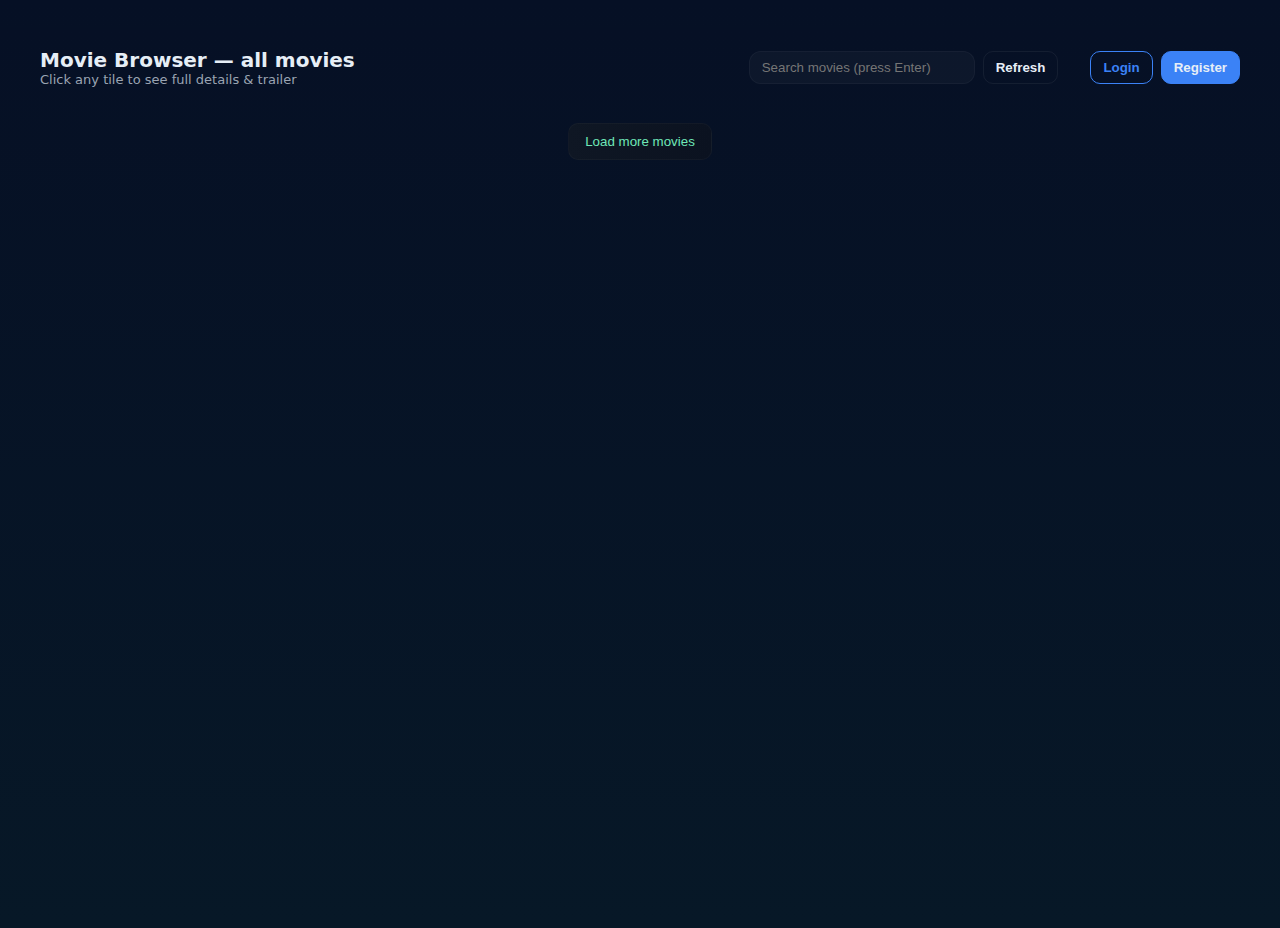
<file: index.html>
<!doctype html>
<html lang="en">

<head>
    <meta charset="utf-8" />
    <meta name="viewport" content="width=device-width,initial-scale=1" />
    <title>Movie Pro</title>
    <style>
        :root {
            --bg: #0b1020;
            --card: #0f1724;
            --muted: #9aa4b2;
            --accent: #6ee7b7;
            --glass: rgba(255, 255, 255, 0.03);
            --auth-link: #3b82f6; /* New color for auth links */
        }

        html,
        body {
            height: 100%;
            margin: 0;
            background: linear-gradient(180deg, #061025 0%, #071827 100%);
            font-family: Inter, ui-sans-serif, system-ui, -apple-system, Segoe UI, Roboto, "Helvetica Neue", Arial;
        }

        .app {
            max-width: 1200px;
            margin: 28px auto;
            padding: 20px;
            color: #e6eef6;
        }

        header {
            display: flex;
            gap: 12px;
            align-items: center;
            margin-bottom: 18px
        }

        h1 {
            font-size: 20px;
            margin: 0
        }

        .controls {
            margin-left: auto;
            display: flex;
            gap: 8px;
            align-items: center
        }

        /* --- NEW AUTH BUTTONS CONTAINER --- */
        .auth-controls {
            display: flex;
            gap: 8px;
            margin-left: 20px; /* Separates search/refresh from auth */
        }
        
        .auth-btn {
            background: transparent;
            border: 1px solid var(--auth-link);
            color: var(--auth-link);
            padding: 8px 12px;
            border-radius: 10px;
            cursor: pointer;
            font-weight: 600;
            transition: background-color .15s;
        }

        .auth-btn.primary {
            background: var(--auth-link);
            color: #e6eef6;
            border-color: var(--auth-link);
        }

        .auth-btn:hover {
            opacity: 0.8;
        }
        /* ---------------------------------- */


        .search {
            background: var(--glass);
            border: 1px solid rgba(255, 255, 255, 0.04);
            padding: 8px 12px;
            border-radius: 12px;
            color: inherit;
            min-width: 200px
        }

        .btn {
            background: transparent;
            border: 1px solid rgba(255, 255, 255, 0.06);
            padding: 8px 12px;
            border-radius: 10px;
            cursor: pointer;
            color: inherit;
            font-weight: 600
        }

        .grid {
            display: grid;
            grid-template-columns: repeat(auto-fill, minmax(160px, 1fr));
            gap: 14px
        }

        .card {
            background: linear-gradient(180deg, rgba(255, 255, 255, 0.02), rgba(255, 255, 255, 0.01));
            border-radius: 12px;
            overflow: hidden;
            border: 1px solid rgba(255, 255, 255, 0.03);
            cursor: pointer;
            transition: transform .18s ease, box-shadow .18s ease;
        }

        .card:hover {
            transform: translateY(-6px);
            box-shadow: 0 10px 30px rgba(2, 6, 23, 0.6)
        }

        .poster {
            width: 100%;
            height: 240px;
            object-fit: cover;
            background: #021024;
            display: block
        }

        .meta {
            padding: 10px
        }

        .title {
            font-size: 14px;
            font-weight: 700;
            line-height: 1.1;
            margin-bottom: 6px
        }

        .sub {
            font-size: 12px;
            color: var(--muted)
        }

        .load-more {
            display: block;
            margin: 18px auto;
            padding: 10px 16px;
            border-radius: 10px;
            background: linear-gradient(90deg, #0f1724, #0b1220);
            border: 1px solid rgba(255, 255, 255, 0.03);
            color: var(--accent);
            cursor: pointer
        }

        /* modal */
        .modal-backdrop {
            position: fixed;
            inset: 0;
            background: rgba(1, 6, 12, 0.55);
            display: flex;
            align-items: center;
            justify-content: center;
            padding: 18px;
            z-index: 40
        }

        .modal {
            width: 100%;
            max-width: 980px;
            background: linear-gradient(180deg, #071827, #061521);
            border-radius: 14px;
            overflow: hidden;
            border: 1px solid rgba(255, 255, 255, 0.04);
            display: flex;
            gap: 18px;
            box-shadow: 0 30px 80px rgba(2, 6, 23, 0.7)
        }

        .modal-left {
            min-width: 300px;
            max-width: 360px
        }

        .modal-left img {
            width: 100%;
            height: 100%;
            object-fit: cover;
            display: block
        }

        .modal-right {
            padding: 20px;
            flex: 1;
            overflow: auto;
            max-height: 85vh
        }

        .close {
            background: transparent;
            border: 0;
            color: var(--muted);
            cursor: pointer;
            font-weight: 700
        }

        .badges {
            display: flex;
            gap: 8px;
            flex-wrap: wrap;
            margin: 8px 0
        }

        .badge {
            background: rgba(255, 255, 255, 0.03);
            padding: 6px 10px;
            border-radius: 999px;
            font-size: 12px;
            border: 1px solid rgba(255, 255, 255, 0.02)
        }

        .section {
            margin-top: 10px
        }

        .muted {
            color: var(--muted);
            font-size: 13px
        }

        .cast-list {
            display: flex;
            gap: 10px;
            flex-wrap: wrap;
            margin-top: 8px
        }

        .cast-item {
            width: 110px;
            background: rgba(255, 255, 255, 0.02);
            padding: 8px;
            border-radius: 8px;
            text-align: center;
            font-size: 13px
        }

        iframe {
            width: 100%;
            height: 320px;
            border: 0;
            border-radius: 8px
        }

        @media (max-width:720px) {
            .modal {
                flex-direction: column
            }

            .modal-left {
                max-width: 100%
            }

            .poster {
                height: 200px
            }
        }

        .empty {
            padding: 28px;
            border-radius: 12px;
            background: linear-gradient(180deg, rgba(255, 255, 255, 0.01), rgba(255, 255, 255, 0.01));
            text-align: center;
            color: var(--muted)
        }
    </style>
</head>

<body>
    <div class="app" id="app">
        <header>
            <div>
                <h1>Movie Browser — all movies</h1>
                <div class="muted">Click any tile to see full details & trailer</div>
            </div>
            <div class="controls">
                <input class="search" id="searchInput" placeholder="Search movies (press Enter)" />
                <button class="btn" id="refreshBtn">Refresh</button>
            </div>
            <div class="auth-controls">
                <button class="auth-btn" id="loginBtn">Login</button>
                <button class="auth-btn primary" id="registerBtn">Register</button>
            </div>
            </header>

        <main>
            <div id="grid" class="grid" aria-live="polite"></div>
            <button id="loadMore" class="load-more">Load more movies</button>
            <div id="empty" class="empty" style="display:none">No movies found.</div>
        </main>
    </div>

    <template id="modalTpl">
        <div class="modal-backdrop" id="modalBackdrop">
            <div class="modal" role="dialog" aria-modal="true">
                <div class="modal-left" id="modalLeft">
                    <img id="modalPoster" alt="poster" />
                </div>
                <div class="modal-right">
                    <div style="display:flex;align-items:center;gap:12px">
                        <h2 id="modalTitle" style="margin:0"></h2>
                        <div style="margin-left:auto;display:flex;gap:8px;align-items:center">
                            <div class="muted" id="modalRating"></div>
                            <button class="close" id="modalClose">✕</button>
                        </div>
                    </div>
                    <div class="muted" id="modalSub"></div>
                    <div class="badges" id="modalBadges"></div>

                    <div class="section">
                        <h3 style="margin:0 0 6px 0">Overview</h3>
                        <div id="modalOverview" class="muted"></div>
                    </div>

                    <div class="section" id="trailerSection" style="display:none">
                        <h3 style="margin:0 0 6px 0">Trailer</h3>
                        <div id="trailerWrap"></div>
                    </div>

                    <div class="section" id="castSection" style="display:none">
                        <h3 style="margin:0 0 6px 0">Top cast</h3>
                        <div id="castList" class="cast-list"></div>
                    </div>

                    <div class="section">
                        <h3 style="margin:0 0 6px 0">More</h3>
                        <div id="moreInfo" class="muted"></div>
                    </div>
                </div>
            </div>
        </div>
    </template>

    <script>
        /******************************
         * Configuration (you provided)
         ******************************/
        // Your API values (supplied by you)
        const API_KEY = "ff89d0158c28cc3afdd07409c310706a";
        const BEARER_TOKEN = "eyJhbGciOiJIUzI1NiJ9.eyJhdWQiOiJmZjg5ZDAxNThjMjhjYzNhZmRkMDc0MDljMzEwNzA2YSIsIm5iZiI6MTc2MDg4NzQ3Mi44MjQsInN1YiI6IjY4ZjUwMmIwNTgxZWI3OTk4NTAwZGJlNSIsInNjb3BlcyI6WyJhcGlfcmVhZCJdLCJ2ZXJzaW9uIjoxfQ.T1K1nyyRdRRTVOyZx0jv-aUx_kegGTjI_55mef1XuKM";

        // TMDB base urls
        const API_BASE = "https://api.themoviedb.org/3";
        const IMG_BASE = "https://image.tmdb.org/t/p/";
        const DEFAULT_IMG = "data:image/svg+xml;charset=UTF-8," + encodeURIComponent(
            '<svg xmlns="http://www.w3.org/2000/svg" width="600" height="900"><rect width="100%" height="100%" fill="#021024"/><text x="50%" y="50%" fill="#12314a" font-size="22" text-anchor="middle" font-family="Arial">No Image</text></svg>'
        );

        // --- NEW AUTH REDIRECT LINKS ---
        const LOGIN_PAGE_URL = "../pages/login.html"; // <-- Change this to your actual login page URL
        const REGISTER_PAGE_URL = "signup.html"; // <-- Change this to your actual register page URL
        // -------------------------------


        /******************************
         * App state
         ******************************/
        let currentPage = 1;
        let totalPages = 1;
        let movies = [];
        let isLoading = false;
        const grid = document.getElementById('grid');
        const loadMoreBtn = document.getElementById('loadMore');
        const emptyBox = document.getElementById('empty');
        const searchInput = document.getElementById('searchInput');
        const refreshBtn = document.getElementById('refreshBtn');
        // --- NEW AUTH BUTTON REFERENCES ---
        const loginBtn = document.getElementById('loginBtn');
        const registerBtn = document.getElementById('registerBtn');
        // ----------------------------------


        /******************************
         * Helpers
         ******************************/
        function authHeaders() {
            // We include both bearer and api_key param when calling TMDB endpoints.
            return {
                "Authorization": "Bearer " + BEARER_TOKEN,
                "Content-Type": "application/json;charset=utf-8"
            };
        }

        function posterUrl(path, size = 'w342') {
            return path ? (IMG_BASE + size + path) : DEFAULT_IMG;
        }

        function el(tag, attrs = {}, children = []) {
            const e = document.createElement(tag);
            for (const k in attrs) {
                if (k === 'class') e.className = attrs[k];
                else if (k === 'html') e.innerHTML = attrs[k];
                else e.setAttribute(k, attrs[k]);
            }
            children.forEach(c => e.appendChild(c));
            return e;
        }

        /******************************
         * Fetching
         ******************************/
        async function tmdb(path, params = {}) {
            // helper for GET requests to TMDB
            const url = new URL(API_BASE + path);
            params.api_key = API_KEY; // include API key as query param
            Object.entries(params).forEach(([k, v]) => url.searchParams.set(k, v));
            const res = await fetch(url.toString(), { headers: authHeaders() });
            if (!res.ok) {
                const text = await res.text();
                throw new Error("TMDB request failed: " + res.status + " " + text);
            }
            return res.json();
        }

        async function fetchMovies(page = 1) {
            if (isLoading) return;
            isLoading = true;
            try {
                // We'll fetch "popular" as a broad list; you can swap to discover/search as needed
                const data = await tmdb('/movie/popular', { page });
                totalPages = data.total_pages || 1;
                currentPage = data.page || page;
                movies.push(...data.results);
                renderGrid();
            } catch (err) {
                console.error(err);
                alert("Error fetching movies: " + err.message);
            } finally {
                isLoading = false;
            }
        }

        async function searchMovies(query, page = 1) {
            if (!query) return;
            isLoading = true;
            try {
                const data = await tmdb('/search/movie', { query, page });
                movies = data.results || [];
                totalPages = data.total_pages || 1;
                currentPage = data.page || 1;
                renderGrid();
            } catch (err) {
                console.error(err);
                alert("Search failed: " + err.message);
            } finally {
                isLoading = false;
            }
        }

        async function fetchDetails(movieId) {
            // include videos and credits
            return tmdb(`/movie/${movieId}`, { append_to_response: 'videos,credits,images' });
        }

        /******************************
         * Render
         ******************************/
        function renderGrid() {
            grid.innerHTML = '';
            if (!movies || movies.length === 0) {
                emptyBox.style.display = 'block';
                loadMoreBtn.style.display = 'none';
                return;
            } else {
                emptyBox.style.display = 'none';
            }

            for (const mv of movies) {
                const card = el('div', { class: 'card', role: 'button', tabindex: 0 });
                const img = el('img', { class: 'poster', src: posterUrl(mv.poster_path), alt: mv.title });
                const meta = el('div', { class: 'meta' });
                const title = el('div', { class: 'title' }); title.textContent = mv.title;
                const sub = el('div', { class: 'sub' }); sub.textContent = `${(mv.release_date || '').slice(0, 4)} • ⭐ ${mv.vote_average || '—'}`;
                meta.appendChild(title);
                meta.appendChild(sub);
                card.appendChild(img);
                card.appendChild(meta);

                card.addEventListener('click', () => openModal(mv.id));
                card.addEventListener('keydown', (e) => { if (e.key === 'Enter') openModal(mv.id); });

                grid.appendChild(card);
            }

            // load more button visibility
            if (currentPage < totalPages) {
                loadMoreBtn.style.display = 'block';
            } else {
                loadMoreBtn.style.display = 'none';
            }
        }

        /******************************
         * Modal — details
         ******************************/
        async function openModal(movieId) {
            const tpl = document.getElementById('modalTpl');
            const node = tpl.content.cloneNode(true);
            const backdrop = node.querySelector('#modalBackdrop');
            const modalClose = node.querySelector('#modalClose');
            const posterEl = node.querySelector('#modalPoster');
            const titleEl = node.querySelector('#modalTitle');
            const subEl = node.querySelector('#modalSub');
            const ratingEl = node.querySelector('#modalRating');
            const badgesEl = node.querySelector('#modalBadges');
            const overviewEl = node.querySelector('#modalOverview');
            const moreEl = node.querySelector('#moreInfo');
            const trailerSection = node.querySelector('#trailerSection');
            const trailerWrap = node.querySelector('#trailerWrap');
            const castSection = node.querySelector('#castSection');
            const castList = node.querySelector('#castList');

            document.body.appendChild(backdrop);

            // close handlers
            function close() { backdrop.remove(); document.removeEventListener('keydown', onKey); }
            modalClose.addEventListener('click', close);
            backdrop.addEventListener('click', (e) => { if (e.target === backdrop) close(); });
            function onKey(e) { if (e.key === 'Escape') close(); }
            document.addEventListener('keydown', onKey);

            // load details
            try {
                const d = await fetchDetails(movieId);
                posterEl.src = posterUrl(d.poster_path, 'w500');
                titleEl.textContent = d.title + (d.tagline ? ' — ' + d.tagline : '');
                subEl.textContent = `${d.release_date || 'Unknown'} • ${d.genres?.map(g => g.name).join(', ') || '—'}`;
                ratingEl.textContent = `⭐ ${d.vote_average || '—'}`;
                overviewEl.textContent = d.overview || 'No overview available.';
                badgesEl.innerHTML = '';
                badgesEl.appendChild(el('div', { class: 'badge' }, [])).textContent = d.runtime ? d.runtime + ' min' : '—';
                if (d.status) badgesEl.appendChild(el('div', { class: 'badge' }, [])).textContent = d.status;

                // trailer (prefer official youtube trailer)
                const vids = (d.videos && d.videos.results) ? d.videos.results : [];
                const yt = vids.find(v => v.site === 'YouTube' && v.type === 'Trailer' && v.official) || vids.find(v => v.site === 'YouTube' && v.type === 'Trailer');
                if (yt) {
                    trailerSection.style.display = 'block';
                    trailerWrap.innerHTML = `<iframe src="https://www.youtube.com/embed/${yt.key}" title="Trailer" allow="accelerometer; autoplay; clipboard-write; encrypted-media; gyroscope; picture-in-picture" allowfullscreen></iframe>`;
                } else {
                    trailerSection.style.display = 'none';
                }

                // cast
                const cast = (d.credits && d.credits.cast) ? d.credits.cast.slice(0, 8) : [];
                if (cast.length) {
                    castSection.style.display = 'block';
                    castList.innerHTML = '';
                    cast.forEach(c => {
                        const ci = el('div', { class: 'cast-item' });
                        const cimg = el('img', { src: posterUrl(c.profile_path, 'w154'), alt: c.name, style: 'width:100%;height:120px;object-fit:cover;border-radius:6px;margin-bottom:6px' });
                        const cname = el('div', {}, []); cname.textContent = c.name;
                        const crole = el('div', { class: 'muted' }, []); crole.textContent = c.character || '';
                        ci.appendChild(cimg);
                        ci.appendChild(cname);
                        ci.appendChild(crole);
                        castList.appendChild(ci);
                    });
                } else {
                    castSection.style.display = 'none';
                }

                // more info
                moreEl.innerHTML = `
                    Runtime: ${d.runtime ? d.runtime + ' min' : '—'}<br>
                    Budget: ${d.budget ? '$' + d.budget.toLocaleString() : '—'} • Revenue: ${d.revenue ? '$' + d.revenue.toLocaleString() : '—'}<br>
                    Languages: ${d.spoken_languages?.map(l => l.english_name || l.name).join(', ') || '—'}
                `;

            } catch (err) {
                console.error(err);
                overviewEl.textContent = "Failed to load details: " + err.message;
            }
        }

        /******************************
         * Events & init
         ******************************/
        loadMoreBtn.addEventListener('click', () => {
            if (currentPage < totalPages) {
                fetchMovies(currentPage + 1);
            }
        });

        refreshBtn.addEventListener('click', () => {
            // reset and reload first pages
            movies = [];
            currentPage = 1;
            totalPages = 1;
            fetchMovies(1);
        });

        searchInput.addEventListener('keydown', (e) => {
            if (e.key === 'Enter') {
                const q = searchInput.value.trim();
                if (!q) {
                    // empty -> reload popular
                    movies = []; currentPage = 1; totalPages = 1;
                    fetchMovies(1);
                } else {
                    movies = []; renderGrid();
                    searchMovies(q);
                }
            }
        });
        
        // --- NEW AUTH BUTTON HANDLERS ---
        loginBtn.addEventListener('click', () => {
            window.location.href = LOGIN_PAGE_URL;
        });

        registerBtn.addEventListener('click', () => {
            window.location.href = REGISTER_PAGE_URL;
        });
        // ----------------------------------


        // initial load: fetch first 2 pages to show "all" feeling (adjust as needed)
        (async function init() {
            try {
                await fetchMovies(1);
                // prefetch page 2 to show more items (optional)
                if (totalPages >= 2) await fetchMovies(2);
            } catch (e) {
                console.error(e);
                alert("Initialization error: " + e.message);
            }
        })();
    </script>
</body>

</html>
</file>
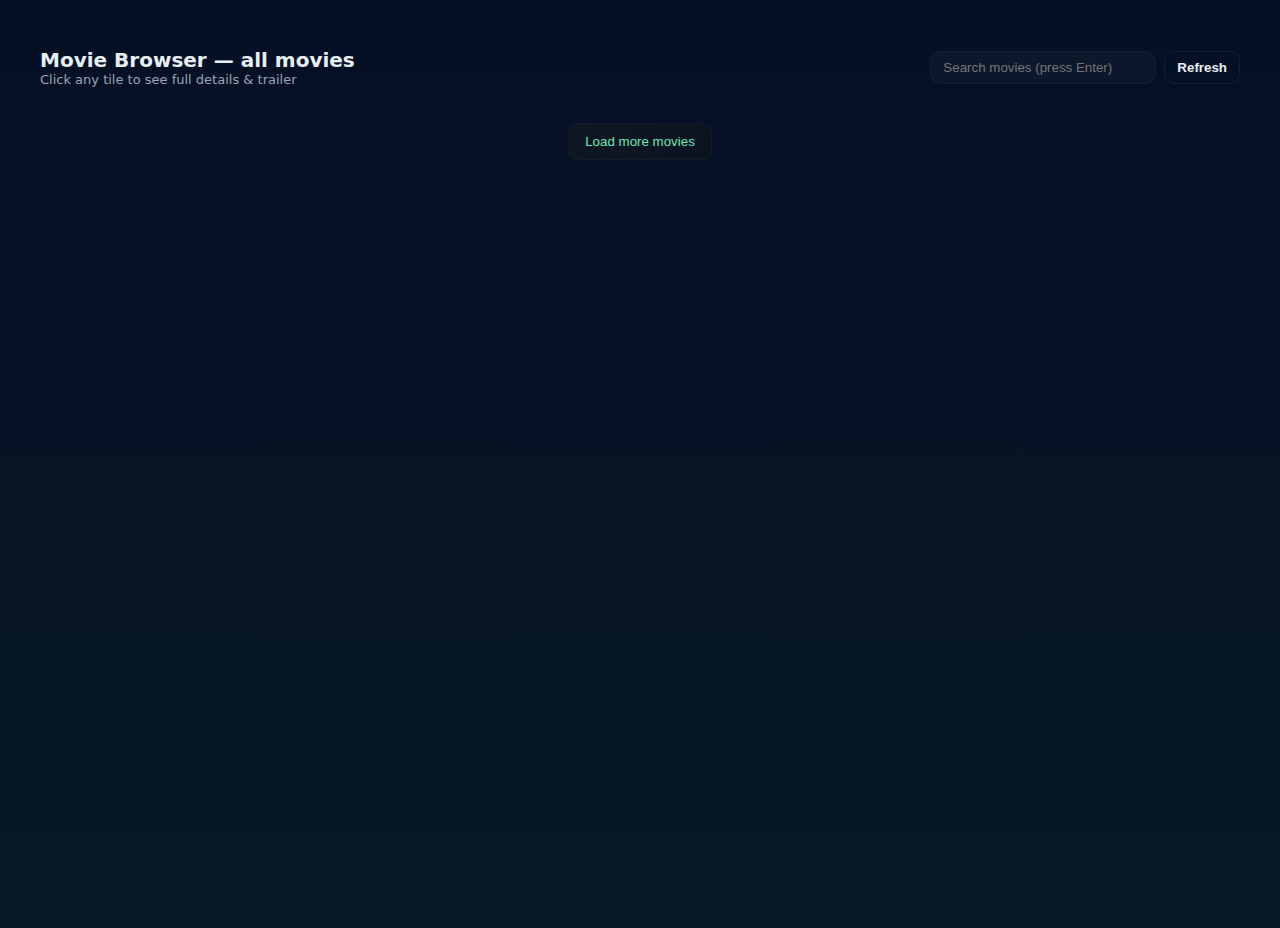
<file: pages/index.html>
<!doctype html>
<html lang="en">

<head>
  <meta charset="utf-8" />
  <meta name="viewport" content="width=device-width,initial-scale=1" />
  <title>Movie Pro</title>
  <style>
    :root {
      --bg: #0b1020;
      --card: #0f1724;
      --muted: #9aa4b2;
      --accent: #6ee7b7;
      --glass: rgba(255, 255, 255, 0.03);
    }

    html,
    body {
      height: 100%;
      margin: 0;
      background: linear-gradient(180deg, #061025 0%, #071827 100%);
      font-family: Inter, ui-sans-serif, system-ui, -apple-system, Segoe UI, Roboto, "Helvetica Neue", Arial;
    }

    .app {
      max-width: 1200px;
      margin: 28px auto;
      padding: 20px;
      color: #e6eef6;
    }

    header {
      display: flex;
      gap: 12px;
      align-items: center;
      margin-bottom: 18px
    }

    h1 {
      font-size: 20px;
      margin: 0
    }

    .controls {
      margin-left: auto;
      display: flex;
      gap: 8px;
      align-items: center
    }

    .search {
      background: var(--glass);
      border: 1px solid rgba(255, 255, 255, 0.04);
      padding: 8px 12px;
      border-radius: 12px;
      color: inherit;
      min-width: 200px
    }

    .btn {
      background: transparent;
      border: 1px solid rgba(255, 255, 255, 0.06);
      padding: 8px 12px;
      border-radius: 10px;
      cursor: pointer;
      color: inherit;
      font-weight: 600
    }

    .grid {
      display: grid;
      grid-template-columns: repeat(auto-fill, minmax(160px, 1fr));
      gap: 14px
    }

    .card {
      background: linear-gradient(180deg, rgba(255, 255, 255, 0.02), rgba(255, 255, 255, 0.01));
      border-radius: 12px;
      overflow: hidden;
      border: 1px solid rgba(255, 255, 255, 0.03);
      cursor: pointer;
      transition: transform .18s ease, box-shadow .18s ease;
    }

    .card:hover {
      transform: translateY(-6px);
      box-shadow: 0 10px 30px rgba(2, 6, 23, 0.6)
    }

    .poster {
      width: 100%;
      height: 240px;
      object-fit: cover;
      background: #021024;
      display: block
    }

    .meta {
      padding: 10px
    }

    .title {
      font-size: 14px;
      font-weight: 700;
      line-height: 1.1;
      margin-bottom: 6px
    }

    .sub {
      font-size: 12px;
      color: var(--muted)
    }

    .load-more {
      display: block;
      margin: 18px auto;
      padding: 10px 16px;
      border-radius: 10px;
      background: linear-gradient(90deg, #0f1724, #0b1220);
      border: 1px solid rgba(255, 255, 255, 0.03);
      color: var(--accent);
      cursor: pointer
    }

    /* modal */
    .modal-backdrop {
      position: fixed;
      inset: 0;
      background: rgba(1, 6, 12, 0.55);
      display: flex;
      align-items: center;
      justify-content: center;
      padding: 18px;
      z-index: 40
    }

    .modal {
      width: 100%;
      max-width: 980px;
      background: linear-gradient(180deg, #071827, #061521);
      border-radius: 14px;
      overflow: hidden;
      border: 1px solid rgba(255, 255, 255, 0.04);
      display: flex;
      gap: 18px;
      box-shadow: 0 30px 80px rgba(2, 6, 23, 0.7)
    }

    .modal-left {
      min-width: 300px;
      max-width: 360px
    }

    .modal-left img {
      width: 100%;
      height: 100%;
      object-fit: cover;
      display: block
    }

    .modal-right {
      padding: 20px;
      flex: 1;
      overflow: auto;
      max-height: 85vh
    }

    .close {
      background: transparent;
      border: 0;
      color: var(--muted);
      cursor: pointer;
      font-weight: 700
    }

    .badges {
      display: flex;
      gap: 8px;
      flex-wrap: wrap;
      margin: 8px 0
    }

    .badge {
      background: rgba(255, 255, 255, 0.03);
      padding: 6px 10px;
      border-radius: 999px;
      font-size: 12px;
      border: 1px solid rgba(255, 255, 255, 0.02)
    }

    .section {
      margin-top: 10px
    }

    .muted {
      color: var(--muted);
      font-size: 13px
    }

    .cast-list {
      display: flex;
      gap: 10px;
      flex-wrap: wrap;
      margin-top: 8px
    }

    .cast-item {
      width: 110px;
      background: rgba(255, 255, 255, 0.02);
      padding: 8px;
      border-radius: 8px;
      text-align: center;
      font-size: 13px
    }

    iframe {
      width: 100%;
      height: 320px;
      border: 0;
      border-radius: 8px
    }

    @media (max-width:720px) {
      .modal {
        flex-direction: column
      }

      .modal-left {
        max-width: 100%
      }

      .poster {
        height: 200px
      }
    }

    .empty {
      padding: 28px;
      border-radius: 12px;
      background: linear-gradient(180deg, rgba(255, 255, 255, 0.01), rgba(255, 255, 255, 0.01));
      text-align: center;
      color: var(--muted)
    }
  </style>
</head>

<body>
  <div class="app" id="app">
    <header>
      <div>
        <h1>Movie Browser — all movies</h1>
        <div class="muted">Click any tile to see full details & trailer</div>
      </div>
      <div class="controls">
        <input class="search" id="searchInput" placeholder="Search movies (press Enter)" />
        <button class="btn" id="refreshBtn">Refresh</button>
      </div>
    </header>

    <main>
      <div id="grid" class="grid" aria-live="polite"></div>
      <button id="loadMore" class="load-more">Load more movies</button>
      <div id="empty" class="empty" style="display:none">No movies found.</div>
    </main>
  </div>

  <!-- Modal template -->
  <template id="modalTpl">
    <div class="modal-backdrop" id="modalBackdrop">
      <div class="modal" role="dialog" aria-modal="true">
        <div class="modal-left" id="modalLeft">
          <img id="modalPoster" alt="poster" />
        </div>
        <div class="modal-right">
          <div style="display:flex;align-items:center;gap:12px">
            <h2 id="modalTitle" style="margin:0"></h2>
            <div style="margin-left:auto;display:flex;gap:8px;align-items:center">
              <div class="muted" id="modalRating"></div>
              <button class="close" id="modalClose">✕</button>
            </div>
          </div>
          <div class="muted" id="modalSub"></div>
          <div class="badges" id="modalBadges"></div>

          <div class="section">
            <h3 style="margin:0 0 6px 0">Overview</h3>
            <div id="modalOverview" class="muted"></div>
          </div>

          <div class="section" id="trailerSection" style="display:none">
            <h3 style="margin:0 0 6px 0">Trailer</h3>
            <div id="trailerWrap"></div>
          </div>

          <div class="section" id="castSection" style="display:none">
            <h3 style="margin:0 0 6px 0">Top cast</h3>
            <div id="castList" class="cast-list"></div>
          </div>

          <div class="section">
            <h3 style="margin:0 0 6px 0">More</h3>
            <div id="moreInfo" class="muted"></div>
          </div>
        </div>
      </div>
    </div>
  </template>

  <script>
    /******************************
     * Configuration (you provided)
     ******************************/
    // Your API values (supplied by you)
    const API_KEY = "ff89d0158c28cc3afdd07409c310706a";
    const BEARER_TOKEN = "eyJhbGciOiJIUzI1NiJ9.eyJhdWQiOiJmZjg5ZDAxNThjMjhjYzNhZmRkMDc0MDljMzEwNzA2YSIsIm5iZiI6MTc2MDg4NzQ3Mi44MjQsInN1YiI6IjY4ZjUwMmIwNTgxZWI3OTk4NTAwZGJlNSIsInNjb3BlcyI6WyJhcGlfcmVhZCJdLCJ2ZXJzaW9uIjoxfQ.T1K1nyyRdRRTVOyZx0jv-aUx_kegGTjI_55mef1XuKM";

    // TMDB base urls
    const API_BASE = "https://api.themoviedb.org/3";
    const IMG_BASE = "https://image.tmdb.org/t/p/";
    const DEFAULT_IMG = "data:image/svg+xml;charset=UTF-8," + encodeURIComponent(
      '<svg xmlns="http://www.w3.org/2000/svg" width="600" height="900"><rect width="100%" height="100%" fill="#021024"/><text x="50%" y="50%" fill="#12314a" font-size="22" text-anchor="middle" font-family="Arial">No Image</text></svg>'
    );

    /******************************
     * App state
     ******************************/
    let currentPage = 1;
    let totalPages = 1;
    let movies = [];
    let isLoading = false;
    const grid = document.getElementById('grid');
    const loadMoreBtn = document.getElementById('loadMore');
    const emptyBox = document.getElementById('empty');
    const searchInput = document.getElementById('searchInput');
    const refreshBtn = document.getElementById('refreshBtn');

    /******************************
     * Helpers
     ******************************/
    function authHeaders() {
      // We include both bearer and api_key param when calling TMDB endpoints.
      return {
        "Authorization": "Bearer " + BEARER_TOKEN,
        "Content-Type": "application/json;charset=utf-8"
      };
    }

    function posterUrl(path, size = 'w342') {
      return path ? (IMG_BASE + size + path) : DEFAULT_IMG;
    }

    function el(tag, attrs = {}, children = []) {
      const e = document.createElement(tag);
      for (const k in attrs) {
        if (k === 'class') e.className = attrs[k];
        else if (k === 'html') e.innerHTML = attrs[k];
        else e.setAttribute(k, attrs[k]);
      }
      children.forEach(c => e.appendChild(c));
      return e;
    }

    /******************************
     * Fetching
     ******************************/
    async function tmdb(path, params = {}) {
      // helper for GET requests to TMDB
      const url = new URL(API_BASE + path);
      params.api_key = API_KEY; // include API key as query param
      Object.entries(params).forEach(([k, v]) => url.searchParams.set(k, v));
      const res = await fetch(url.toString(), { headers: authHeaders() });
      if (!res.ok) {
        const text = await res.text();
        throw new Error("TMDB request failed: " + res.status + " " + text);
      }
      return res.json();
    }

    async function fetchMovies(page = 1) {
      if (isLoading) return;
      isLoading = true;
      try {
        // We'll fetch "popular" as a broad list; you can swap to discover/search as needed
        const data = await tmdb('/movie/popular', { page });
        totalPages = data.total_pages || 1;
        currentPage = data.page || page;
        movies.push(...data.results);
        renderGrid();
      } catch (err) {
        console.error(err);
        alert("Error fetching movies: " + err.message);
      } finally {
        isLoading = false;
      }
    }

    async function searchMovies(query, page = 1) {
      if (!query) return;
      isLoading = true;
      try {
        const data = await tmdb('/search/movie', { query, page });
        movies = data.results || [];
        totalPages = data.total_pages || 1;
        currentPage = data.page || 1;
        renderGrid();
      } catch (err) {
        console.error(err);
        alert("Search failed: " + err.message);
      } finally {
        isLoading = false;
      }
    }

    async function fetchDetails(movieId) {
      // include videos and credits
      return tmdb(`/movie/${movieId}`, { append_to_response: 'videos,credits,images' });
    }

    /******************************
     * Render
     ******************************/
    function renderGrid() {
      grid.innerHTML = '';
      if (!movies || movies.length === 0) {
        emptyBox.style.display = 'block';
        loadMoreBtn.style.display = 'none';
        return;
      } else {
        emptyBox.style.display = 'none';
      }

      for (const mv of movies) {
        const card = el('div', { class: 'card', role: 'button', tabindex: 0 });
        const img = el('img', { class: 'poster', src: posterUrl(mv.poster_path), alt: mv.title });
        const meta = el('div', { class: 'meta' });
        const title = el('div', { class: 'title' }); title.textContent = mv.title;
        const sub = el('div', { class: 'sub' }); sub.textContent = `${(mv.release_date || '').slice(0, 4)} • ⭐ ${mv.vote_average || '—'}`;
        meta.appendChild(title);
        meta.appendChild(sub);
        card.appendChild(img);
        card.appendChild(meta);

        card.addEventListener('click', () => openModal(mv.id));
        card.addEventListener('keydown', (e) => { if (e.key === 'Enter') openModal(mv.id); });

        grid.appendChild(card);
      }

      // load more button visibility
      if (currentPage < totalPages) {
        loadMoreBtn.style.display = 'block';
      } else {
        loadMoreBtn.style.display = 'none';
      }
    }

    /******************************
     * Modal — details
     ******************************/
    async function openModal(movieId) {
      const tpl = document.getElementById('modalTpl');
      const node = tpl.content.cloneNode(true);
      const backdrop = node.querySelector('#modalBackdrop');
      const modalClose = node.querySelector('#modalClose');
      const posterEl = node.querySelector('#modalPoster');
      const titleEl = node.querySelector('#modalTitle');
      const subEl = node.querySelector('#modalSub');
      const ratingEl = node.querySelector('#modalRating');
      const badgesEl = node.querySelector('#modalBadges');
      const overviewEl = node.querySelector('#modalOverview');
      const moreEl = node.querySelector('#moreInfo');
      const trailerSection = node.querySelector('#trailerSection');
      const trailerWrap = node.querySelector('#trailerWrap');
      const castSection = node.querySelector('#castSection');
      const castList = node.querySelector('#castList');

      document.body.appendChild(backdrop);

      // close handlers
      function close() { backdrop.remove(); document.removeEventListener('keydown', onKey); }
      modalClose.addEventListener('click', close);
      backdrop.addEventListener('click', (e) => { if (e.target === backdrop) close(); });
      function onKey(e) { if (e.key === 'Escape') close(); }
      document.addEventListener('keydown', onKey);

      // load details
      try {
        const d = await fetchDetails(movieId);
        posterEl.src = posterUrl(d.poster_path, 'w500');
        titleEl.textContent = d.title + (d.tagline ? ' — ' + d.tagline : '');
        subEl.textContent = `${d.release_date || 'Unknown'} • ${d.genres?.map(g => g.name).join(', ') || '—'}`;
        ratingEl.textContent = `⭐ ${d.vote_average || '—'}`;
        overviewEl.textContent = d.overview || 'No overview available.';
        badgesEl.innerHTML = '';
        badgesEl.appendChild(el('div', { class: 'badge' }, [])).textContent = d.runtime ? d.runtime + ' min' : '—';
        if (d.status) badgesEl.appendChild(el('div', { class: 'badge' }, [])).textContent = d.status;

        // trailer (prefer official youtube trailer)
        const vids = (d.videos && d.videos.results) ? d.videos.results : [];
        const yt = vids.find(v => v.site === 'YouTube' && v.type === 'Trailer' && v.official) || vids.find(v => v.site === 'YouTube' && v.type === 'Trailer');
        if (yt) {
          trailerSection.style.display = 'block';
          trailerWrap.innerHTML = `<iframe src="https://www.youtube.com/embed/${yt.key}" title="Trailer" allow="accelerometer; autoplay; clipboard-write; encrypted-media; gyroscope; picture-in-picture" allowfullscreen></iframe>`;
        } else {
          trailerSection.style.display = 'none';
        }

        // cast
        const cast = (d.credits && d.credits.cast) ? d.credits.cast.slice(0, 8) : [];
        if (cast.length) {
          castSection.style.display = 'block';
          castList.innerHTML = '';
          cast.forEach(c => {
            const ci = el('div', { class: 'cast-item' });
            const cimg = el('img', { src: posterUrl(c.profile_path, 'w154'), alt: c.name, style: 'width:100%;height:120px;object-fit:cover;border-radius:6px;margin-bottom:6px' });
            const cname = el('div', {}, []); cname.textContent = c.name;
            const crole = el('div', { class: 'muted' }, []); crole.textContent = c.character || '';
            ci.appendChild(cimg);
            ci.appendChild(cname);
            ci.appendChild(crole);
            castList.appendChild(ci);
          });
        } else {
          castSection.style.display = 'none';
        }

        // more info
        moreEl.innerHTML = `
          Runtime: ${d.runtime ? d.runtime + ' min' : '—'}<br>
          Budget: ${d.budget ? '$' + d.budget.toLocaleString() : '—'} • Revenue: ${d.revenue ? '$' + d.revenue.toLocaleString() : '—'}<br>
          Languages: ${d.spoken_languages?.map(l => l.english_name || l.name).join(', ') || '—'}
        `;

      } catch (err) {
        console.error(err);
        overviewEl.textContent = "Failed to load details: " + err.message;
      }
    }

    /******************************
     * Events & init
     ******************************/
    loadMoreBtn.addEventListener('click', () => {
      if (currentPage < totalPages) {
        fetchMovies(currentPage + 1);
      }
    });

    refreshBtn.addEventListener('click', () => {
      // reset and reload first pages
      movies = [];
      currentPage = 1;
      totalPages = 1;
      fetchMovies(1);
    });

    searchInput.addEventListener('keydown', (e) => {
      if (e.key === 'Enter') {
        const q = searchInput.value.trim();
        if (!q) {
          // empty -> reload popular
          movies = []; currentPage = 1; totalPages = 1;
          fetchMovies(1);
        } else {
          movies = []; renderGrid();
          searchMovies(q);
        }
      }
    });

    // initial load: fetch first 2 pages to show "all" feeling (adjust as needed)
    (async function init() {
      try {
        await fetchMovies(1);
        // prefetch page 2 to show more items (optional)
        if (totalPages >= 2) await fetchMovies(2);
      } catch (e) {
        console.error(e);
        alert("Initialization error: " + e.message);
      }
    })();
  </script>
</body>

</html>
</file>
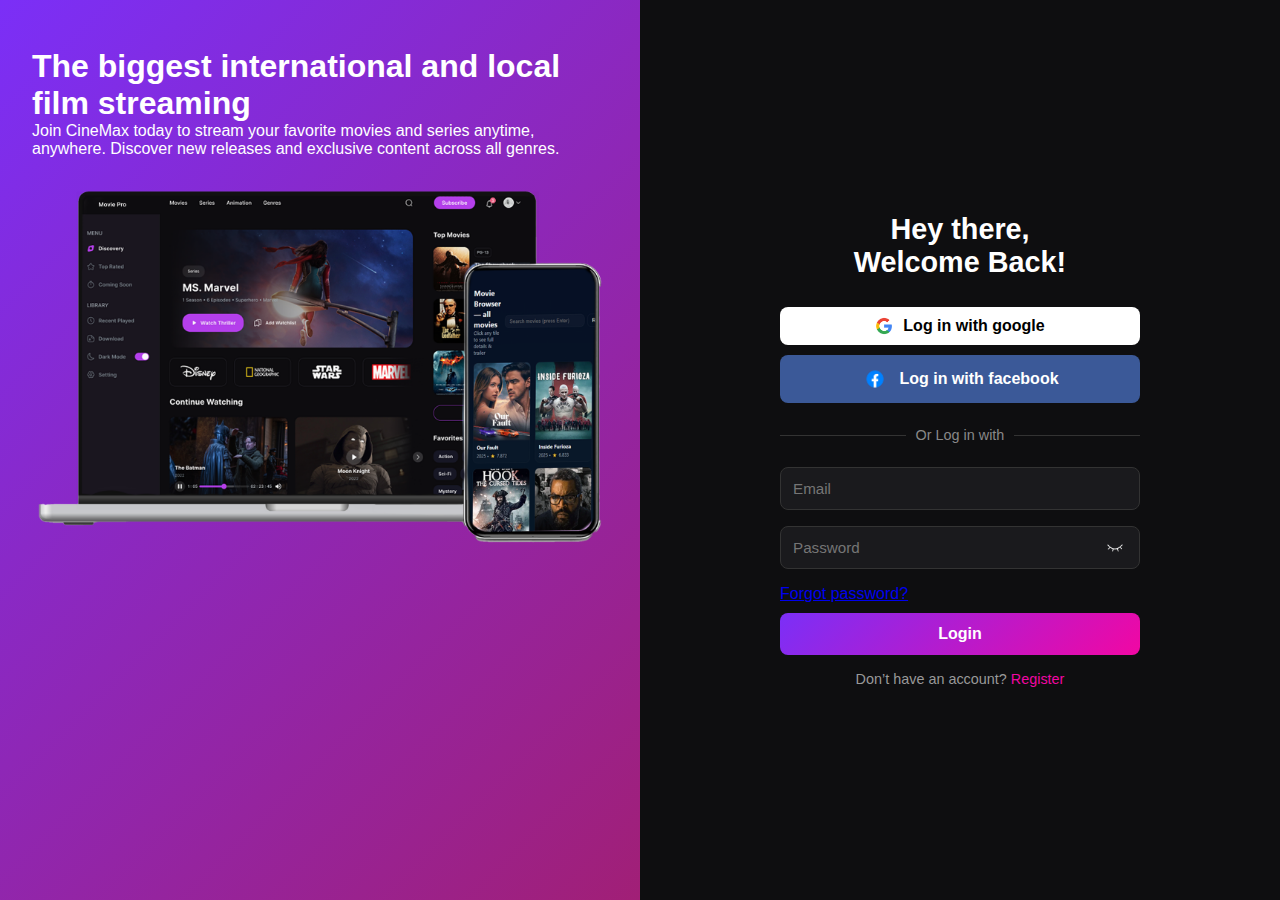
<file: pages/login.html>
<!DOCTYPE html>
<html lang="en">

<head>
    <meta charset="UTF-8">
    <meta name="viewport" content="width=device-width, initial-scale=R">
    <title>Register</title>
    <link rel="stylesheet" href="/css/login.css">
</head>

<body>
    <div class="container">
        <!--left section-->
        <div class="left-side">
            <div class="tex-box">
                <h1>The biggest international and local film streaming</h1>
                <p>
                    Join CineMax today to stream your favorite movies and series anytime, anywhere.
                    Discover new releases and exclusive content across all genres.
                </p>
            </div>

            <div class="mockup">
                <img src="/assets/images/mockup.png" alt="mocup-up img">
            </div>

        </div>
        <!--right section-->
        <div class="right-side">
            <div class="form-section">
                <h2>Hey there,<br>Welcome Back!</h2>
                <div class="social-login">
                    <div class="social-btn google">
                        <img src="/assets/images/google.png" alt="google">
                        Log in with google
                    </div>
                    <div class="social-btn facebook">
                        <img src="/assets/images/facebook.png" alt="faecbook">
                        Log in with facebook
                    </div>
                </div>
                <div class="divider">
                    <span>Or Log in with</span>
                </div>
                <form id="loginForm">
                    <div class="input-group">
                        <input type="email" placeholder="Email" required />
                    </div>
                    <div class="input-group password-field">
                        <input type="password" id="password" placeholder="Password" required />
                        <img src="../assets/icons/eye-off.png" id="togglePassword" class="toggle-icon" alt="toggle" />
                    </div>

                    <div class="forgot-link">
                        <a href="#">Forgot password?</a>
                    </div>

                    <button type="submit" class="submit-btn">Login</button>

                    <div class="bottom-text">
                        Don’t have an account? <a href="register.html">Register</a>
                    </div>
                </form>
            </div>
        </div>
    </div>


</body>
<script src="../js/main.js"></script>


</html>
</file>
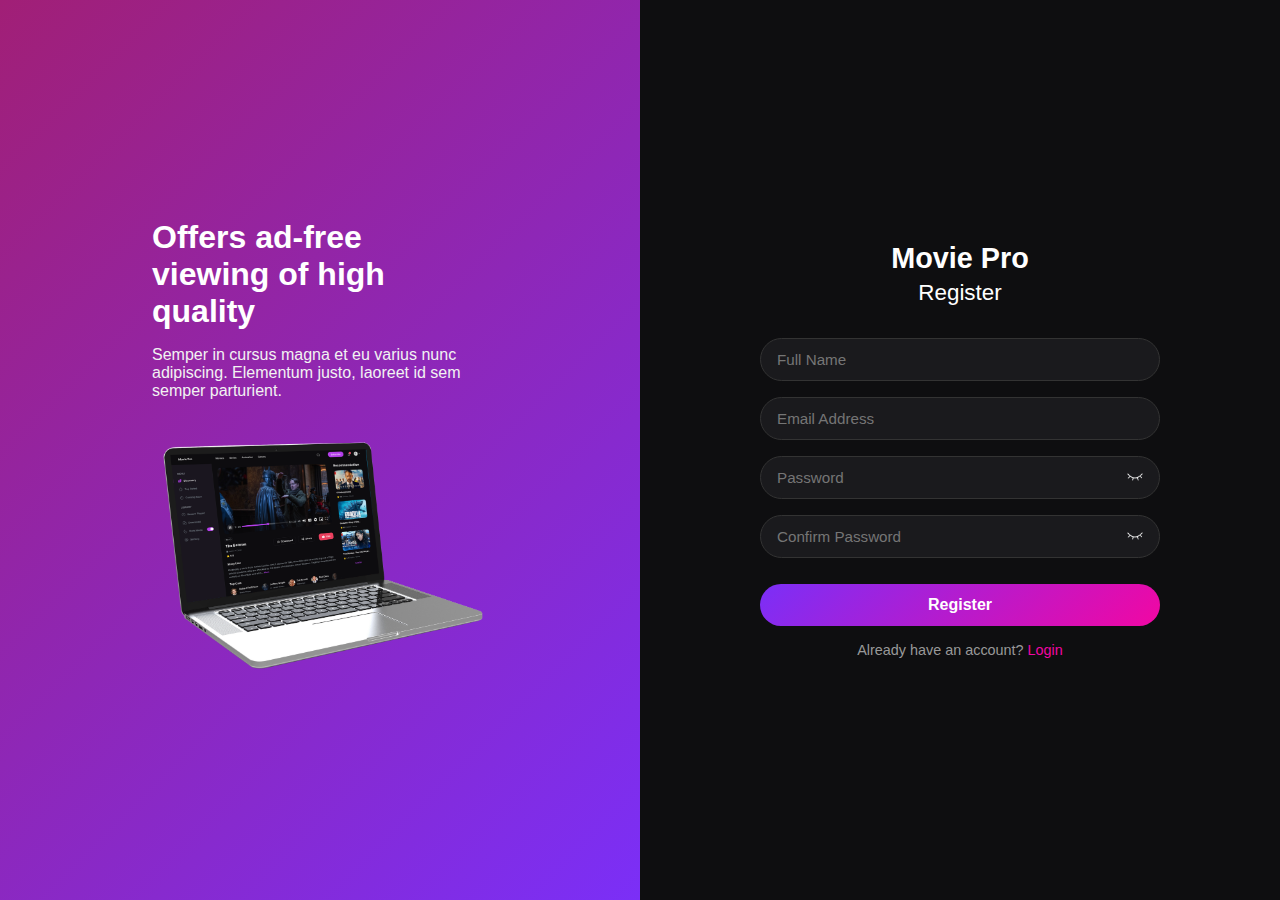
<file: pages/register.html>
<!DOCTYPE html>
<html lang="en">

<head>
    <meta charset="UTF-8" />
    <meta name="viewport" content="width=device-width, initial-scale=1.0" />
    <title>Register</title>
    <link rel="stylesheet" href="../css/register.css">
</head>

<body>
    <div class="container">
        <!-- Left side -->
        <div class="left-side">
            <div class="content">
                <h1>Offers ad-free viewing of high quality</h1>
                <p>Semper in cursus magna et eu varius nunc adipiscing. Elementum justo, laoreet id sem semper
                    parturient.</p>
                <div class="mockup">
                    <img src="../assets/images/mockup2.png" alt="Mockup">
                </div>
            </div>
        </div>

        <!-- Right side -->
        <div class="right-side">
            <div class="form-section">
                <h2>Movie Pro</h2>
                <h3>Register</h3>
                <form id="registerForm">
                    <div class="input-group">
                        <input type="text" placeholder="Full Name" required />
                    </div>
                    <div class="input-group">
                        <input type="email" placeholder="Email Address" required />
                    </div>
                    <div class="input-group password-field">
                        <input type="password" id="password" placeholder="Password" required />
                        <img src="../assets/icons/eye-off.png" class="toggle-icon" id="togglePassword" alt="toggle">
                    </div>
                    <div class="input-group password-field">
                        <input type="password" id="confirmPassword" placeholder="Confirm Password" required />
                        <img src="../assets/icons/eye-off.png" class="toggle-icon" id="toggleConfirm" alt="toggle">
                    </div>
                    <button type="submit" class="submit-btn">Register</button>
                    <p class="bottom-text">Already have an account? <a href="login.html">Login</a></p>
                </form>
            </div>
        </div>
    </div>
    <script src="../js/main.js"></script>



    
</body>

</html>
</file>
<file: css/login.css>
* {
  margin: 0;
  padding: 0;
  box-sizing: border-box;
  font-family: "Poppins", sans-serif;
}

body {
  background-color: #0d0d0f;
  color: #fff;
}

/* ---------- Container ---------- */
.container {
  display: flex;
  height: 100vh;
  width: 100%;
}

/* ---------- Left Side ---------- */
.left-side {
  flex: 1;
  background: linear-gradient(135deg, #7b2ff7, #a11f76);
  display: flex;
  flex-direction: column;
  align-items: center;
  justify-content: flex-start;
  padding: 3rem 2rem;
  color: white;
}

.left-side .text-box {
  max-width: 420px;
  text-align: center;
  margin-bottom: 2rem;
}

.left-side .text-box h1 {
  font-size: 2rem;
  line-height: 1.2;
}

.left-side .text-box p {
  font-size: 1rem;
  margin-top: 1rem;
  color: #f0f0f0;
}

.mockup {
  width: 100%;
  display: flex;
  justify-content: center;
}

.mockup img {
  max-width: 600px;
  width: 100%;
  height: auto;
  pointer-events: none;
}

/* ---------- Right Side ---------- */
.right-side {
  flex: 1;
  background-color: #0e0e10;
  display: flex;
  justify-content: center;
  align-items: center;
  padding: 2rem;
}

.form-section {
  width: 100%;
  max-width: 360px;
}

.form-section h2 {
  font-size: 1.8rem;
  font-weight: 600;
  margin-bottom: 1.8rem;
  text-align: center;
}

/* ---------- Social Buttons ---------- */
.social-login {
  display: flex;
  flex-direction: column;
  gap: 10px;
  margin-bottom: 1.2rem;
}

.social-btn {
  display: flex;
  align-items: center;
  justify-content: center;
  gap: 10px;
  padding: 10px;
  border: none;
  border-radius: 8px;
  font-weight: 600;
  cursor: pointer;
  transition: 0.3s;
}

.social-btn img {
  width: 18px;
}

.google {
  background: #fff;
  color: #000;
}

.facebook {
  background: #3b5998;
  color: #fff;
}
.facebook img{
  width: 28px;
}

.social-btn:hover {
  opacity: 0.9;
}

/* ---------- Divider ---------- */
.divider {
  text-align: center;
  position: relative;
  margin: 1.5rem 0;
  color: #888;
  font-size: 0.9rem;
}

.divider span {
  background-color: #0e0e10;
  padding: 0 10px;
  position: relative;
  z-index: 1;
}

.divider::before {
  content: "";
  position: absolute;
  width: 100%;
  height: 1px;
  background-color: #333;
  top: 50%;
  left: 0;
  z-index: 0;
}

/* ---------- Input Fields ---------- */
.input-group {
  margin-bottom: 1rem;
}

.input-group input {
  width: 100%;
  padding: 12px;
  border-radius: 8px;
  border: 1px solid #333;
  background: #1a1a1d;
  color: #fff;
  outline: none;
  font-size: 0.95rem;
}

.password-field {
  position: relative;
}

.toggle-icon {
  position: absolute;
  right: 14px;
  top: 50%;
  transform: translateY(-50%);
  width: 22px;
  height: 22px;
  cursor: pointer;
}

/* ---------- Button ---------- */
.submit-btn {
  width: 100%;
  padding: 12px;
  border: none;
  border-radius: 8px;
  background: linear-gradient(135deg, #7b2ff7, #f107a3);
  color: white;
  font-weight: 600;
  font-size: 1rem;
  cursor: pointer;
  margin-top: 10px;
  transition: 0.3s;
}

.submit-btn:hover {
  transform: scale(1.02);
}

/* ---------- Bottom Text ---------- */
.bottom-text {
  text-align: center;
  margin-top: 1rem;
  color: #999;
  font-size: 0.9rem;
}

.bottom-text a {
  color: #f107a3;
  text-decoration: none;
}

.bottom-text a:hover {
  text-decoration: underline;
}

/* ---------- Responsive ---------- */
@media (max-width: 1100px) {
  .mockup img {
    max-width: 480px;
  }
}

@media (max-width: 900px) {
  .container {
    flex-direction: column;
  }

  .left-side{
    display: none;
  }
  .right-side {
    width: 100%;
    height: auto;
    padding: 2rem;
  }

  .mockup img {
    max-width: 90%;
  }

  .form-section h2 {
    font-size: 1.6rem;
  }
}

@media (max-width: 600px) {
  .left-side .text-box h1 {
    font-size: 1.5rem;
  }

  .left-side .text-box p {
    font-size: 0.9rem;
  }

  .submit-btn {
    font-size: 0.95rem;
    padding: 10px;
  }
}
</file>
<file: css/register.css>
* {
  margin: 0;
  padding: 0;
  box-sizing: border-box;
  font-family: "Poppins", sans-serif;
}

body {
  background-color: #0d0d0f;
  color: #fff;
}

.container {
  display: flex;
  height: 100vh;
  width: 100%;
}

.left-side {
  flex: 1;
  background: linear-gradient(135deg, #a11f76, #7b2ff7);
  display: flex;
  align-items: center;
  justify-content: center;
  padding: 2rem;
  color: white;
}

.left-side .content {
  text-align: left;
  max-width: 400px;
}

.left-side h1 {
  font-size: 2rem;
  margin-bottom: 1rem;
}

.left-side p {
  font-size: 1rem;
  color: #f2f2f2;
  margin-bottom: 2rem;
}

.mockup img {
  width: 100%;
  max-width: 500px;
  height: auto;
}




.right-side {
  flex: 1;
  background-color: #0e0e10;
  display: flex;
  align-items: center;
  justify-content: center;
  padding: 2rem;
}

.form-section {
  width: 100%;
  max-width: 400px;
  text-align: center;
}

.form-section h2 {
  font-size: 1.8rem;
  color: #fff;
  margin-bottom: 0.3rem;
}

.form-section h3 {
  font-size: 1.4rem;
  color: #fff;
  margin-bottom: 2rem;
  font-weight: 500;
}


.logo {
  font-size: 1.8rem;
  font-weight: bold;
}

.logo span {
  color: #3b82f6; 
}

/* ---------- Input Fields ---------- */
.input-group {
  margin-bottom: 1rem;
  position: relative;
  
}

.input-group input {
  padding: 12px 16px;
  padding-right: 40px;
  width: 100%;
  border-radius: 50px;
  border: 1px solid #333;
  background: #1a1a1d;
  color: #fff;
  outline: none;
  font-size: 0.95rem;
}

.password-field .toggle-icon {
  position: absolute;
   right: 14px;
  top: 50%;
  transform: translateY(-50%);
  width: 22px;
  cursor: pointer; 
}

/* ---------- Button ---------- */
.submit-btn {
  width: 100%;
  padding: 12px;
  border: none;
  border-radius: 50px;
  background: linear-gradient(135deg, #7b2ff7, #f107a3);
  color: white;
  font-weight: 600; 
  font-size: 1rem;
  cursor: pointer;
  margin-top: 10px;
  transition: 0.3s;
}

.submit-btn:hover {
  transform: scale(1.02);
}

/* ---------- Bottom Text ---------- */
.bottom-text {
  text-align: center;
  margin-top: 1rem;
  color: #999;
  font-size: 0.9rem;
}

.bottom-text a {
  color: #f107a3;
  text-decoration: none;
}

.bottom-text a:hover {
  text-decoration: underline;
}

/* ---------- Responsive ---------- */
@media (max-width: 900px) {
  .container {
    flex-direction: column;
  }

  .left-side {
    display: none;
  }

  .right-side {
    width: 100%;
    height: 100vh;
    padding: 2rem;
    justify-content: center;
    align-items: center;
  }

  .form-section {
    max-width: 400px;
  }
}
</file>
